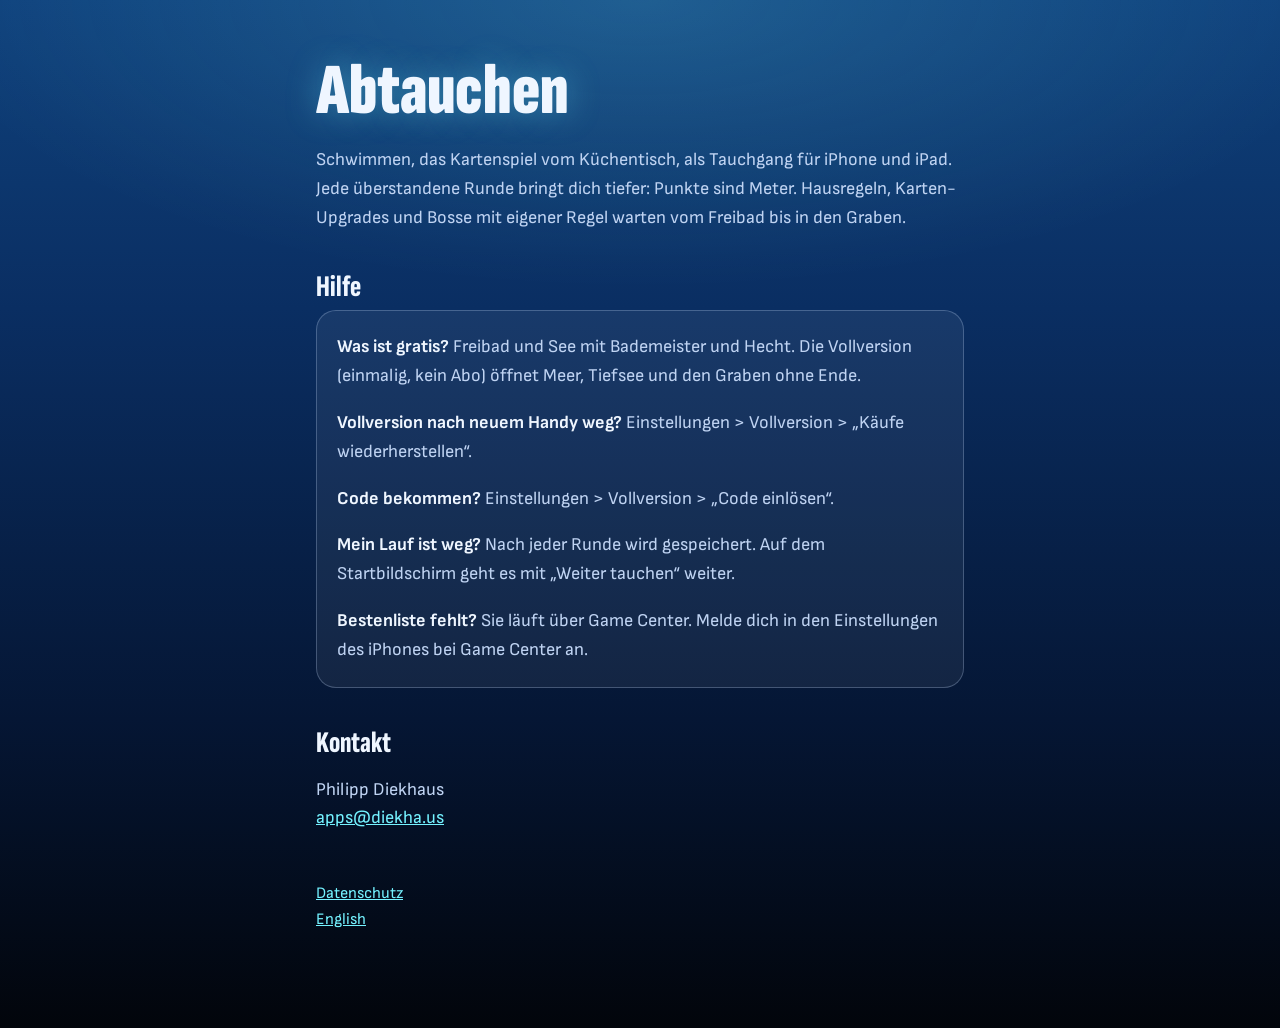
<file: index.html>
<!doctype html>
<html lang="de">
<head>
<meta charset="utf-8">
<meta name="viewport" content="width=device-width, initial-scale=1">
<title>Abtauchen</title>
<link rel="stylesheet" href="style.css">
</head>
<body>
<main>
<h1>Abtauchen</h1>
<p>Schwimmen, das Kartenspiel vom Küchentisch, als Tauchgang für iPhone und iPad. Jede überstandene Runde bringt dich tiefer: Punkte sind Meter. Hausregeln, Karten-Upgrades und Bosse mit eigener Regel warten vom Freibad bis in den Graben.</p>

<h2>Hilfe</h2>
<div class="card">
<p><strong>Was ist gratis?</strong> Freibad und See mit Bademeister und Hecht. Die Vollversion (einmalig, kein Abo) öffnet Meer, Tiefsee und den Graben ohne Ende.</p>
<p><strong>Vollversion nach neuem Handy weg?</strong> Einstellungen &gt; Vollversion &gt; „Käufe wiederherstellen“.</p>
<p><strong>Code bekommen?</strong> Einstellungen &gt; Vollversion &gt; „Code einlösen“.</p>
<p><strong>Mein Lauf ist weg?</strong> Nach jeder Runde wird gespeichert. Auf dem Startbildschirm geht es mit „Weiter tauchen“ weiter.</p>
<p><strong>Bestenliste fehlt?</strong> Sie läuft über Game Center. Melde dich in den Einstellungen des iPhones bei Game Center an.</p>
</div>

<h2>Kontakt</h2>
<p>Philipp Diekhaus<br><a href="mailto:apps@diekha.us">apps@diekha.us</a></p>

<p class="foot"><a href="datenschutz.html">Datenschutz</a><br><a href="en/">English</a></p>
</main>
</body>
</html>
</file>
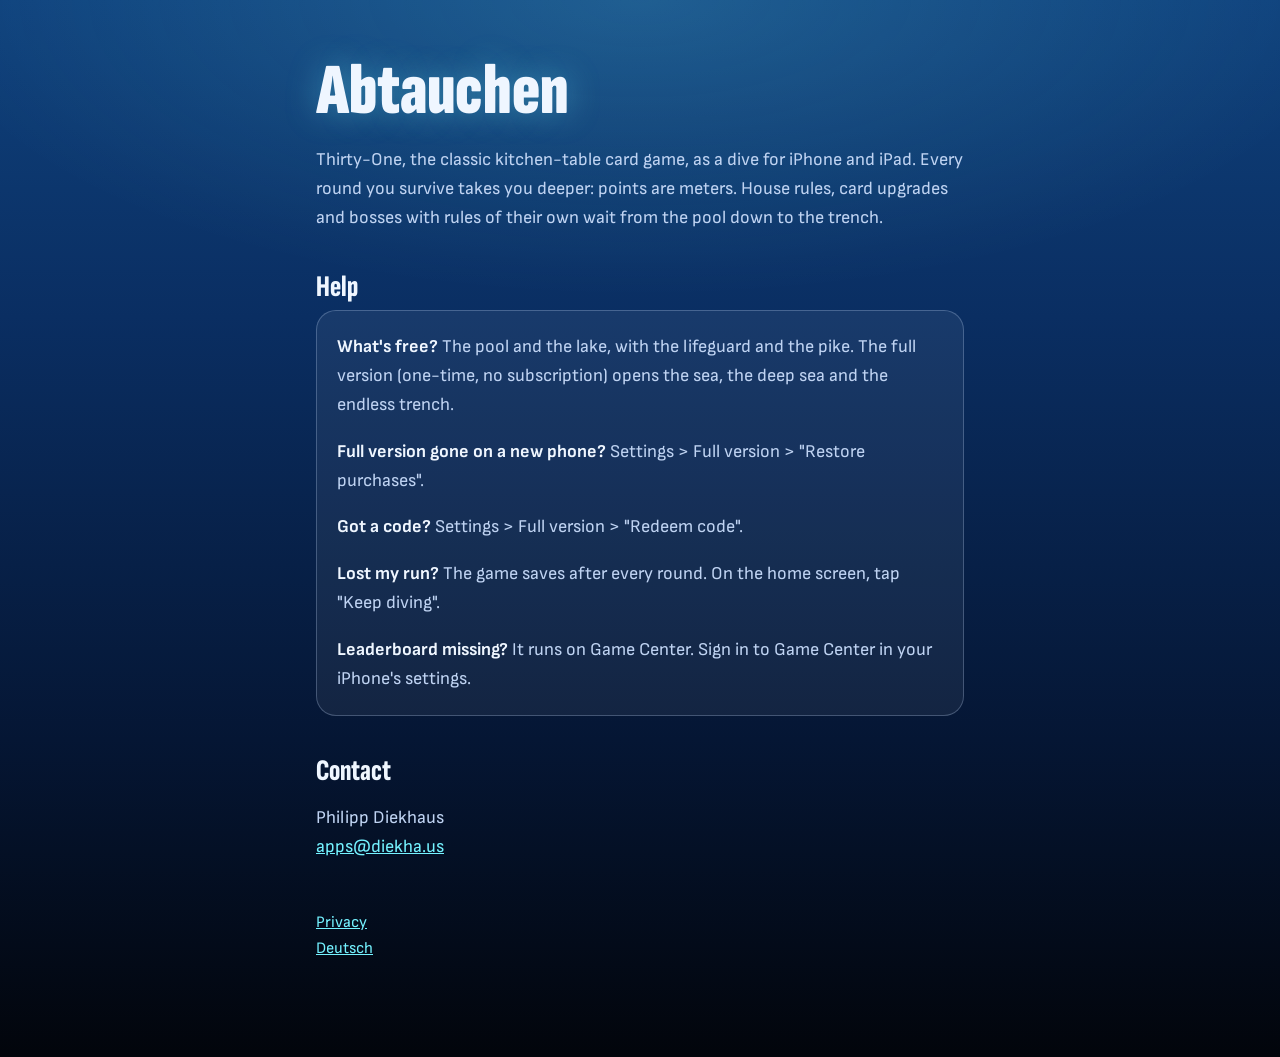
<file: en/index.html>
<!doctype html>
<html lang="en">
<head>
<meta charset="utf-8">
<meta name="viewport" content="width=device-width, initial-scale=1">
<title>Abtauchen</title>
<link rel="stylesheet" href="../style.css">
</head>
<body>
<main>
<h1>Abtauchen</h1>
<p>Thirty-One, the classic kitchen-table card game, as a dive for iPhone and iPad. Every round you survive takes you deeper: points are meters. House rules, card upgrades and bosses with rules of their own wait from the pool down to the trench.</p>

<h2>Help</h2>
<div class="card">
<p><strong>What's free?</strong> The pool and the lake, with the lifeguard and the pike. The full version (one-time, no subscription) opens the sea, the deep sea and the endless trench.</p>
<p><strong>Full version gone on a new phone?</strong> Settings &gt; Full version &gt; "Restore purchases".</p>
<p><strong>Got a code?</strong> Settings &gt; Full version &gt; "Redeem code".</p>
<p><strong>Lost my run?</strong> The game saves after every round. On the home screen, tap "Keep diving".</p>
<p><strong>Leaderboard missing?</strong> It runs on Game Center. Sign in to Game Center in your iPhone's settings.</p>
</div>

<h2>Contact</h2>
<p>Philipp Diekhaus<br><a href="mailto:apps@diekha.us">apps@diekha.us</a></p>

<p class="foot"><a href="privacy.html">Privacy</a><br><a href="../">Deutsch</a></p>
</main>
</body>
</html>
</file>
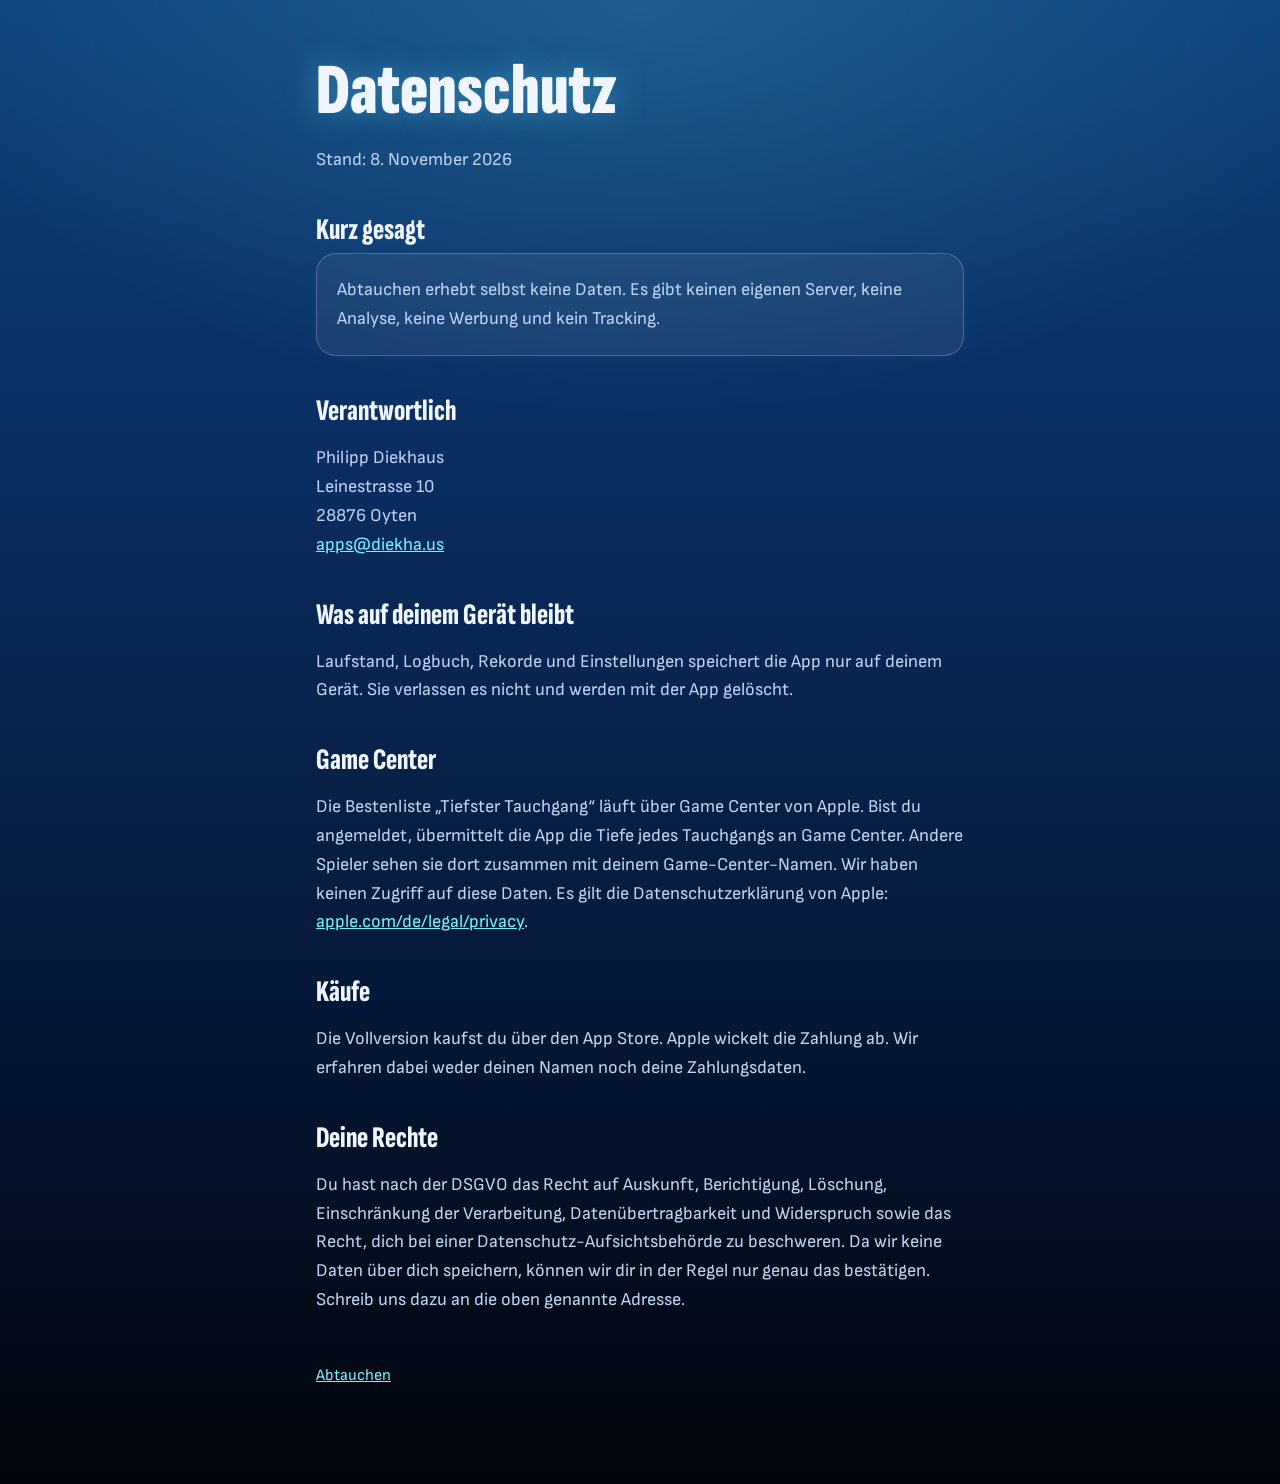
<file: datenschutz.html>
<!doctype html>
<html lang="de">
<head>
<meta charset="utf-8">
<meta name="viewport" content="width=device-width, initial-scale=1">
<title>Abtauchen Datenschutz</title>
<link rel="stylesheet" href="style.css">
</head>
<body>
<main>
<h1>Datenschutz</h1>
<p>Stand: 8. November 2026</p>

<h2>Kurz gesagt</h2>
<div class="card">
<p>Abtauchen erhebt selbst keine Daten. Es gibt keinen eigenen Server, keine Analyse, keine Werbung und kein Tracking.</p>
</div>

<h2>Verantwortlich</h2>
<p>Philipp Diekhaus<br>Leinestrasse 10<br>28876 Oyten<br><a href="mailto:apps@diekha.us">apps@diekha.us</a></p>

<h2>Was auf deinem Gerät bleibt</h2>
<p>Laufstand, Logbuch, Rekorde und Einstellungen speichert die App nur auf deinem Gerät. Sie verlassen es nicht und werden mit der App gelöscht.</p>

<h2>Game Center</h2>
<p>Die Bestenliste „Tiefster Tauchgang“ läuft über Game Center von Apple. Bist du angemeldet, übermittelt die App die Tiefe jedes Tauchgangs an Game Center. Andere Spieler sehen sie dort zusammen mit deinem Game-Center-Namen. Wir haben keinen Zugriff auf diese Daten. Es gilt die Datenschutzerklärung von Apple: <a href="https://www.apple.com/de/legal/privacy/">apple.com/de/legal/privacy</a>.</p>

<h2>Käufe</h2>
<p>Die Vollversion kaufst du über den App Store. Apple wickelt die Zahlung ab. Wir erfahren dabei weder deinen Namen noch deine Zahlungsdaten.</p>

<h2>Deine Rechte</h2>
<p>Du hast nach der DSGVO das Recht auf Auskunft, Berichtigung, Löschung, Einschränkung der Verarbeitung, Datenübertragbarkeit und Widerspruch sowie das Recht, dich bei einer Datenschutz-Aufsichtsbehörde zu beschweren. Da wir keine Daten über dich speichern, können wir dir in der Regel nur genau das bestätigen. Schreib uns dazu an die oben genannte Adresse.</p>

<p class="foot"><a href="./">Abtauchen</a></p>
</main>
</body>
</html>
</file>
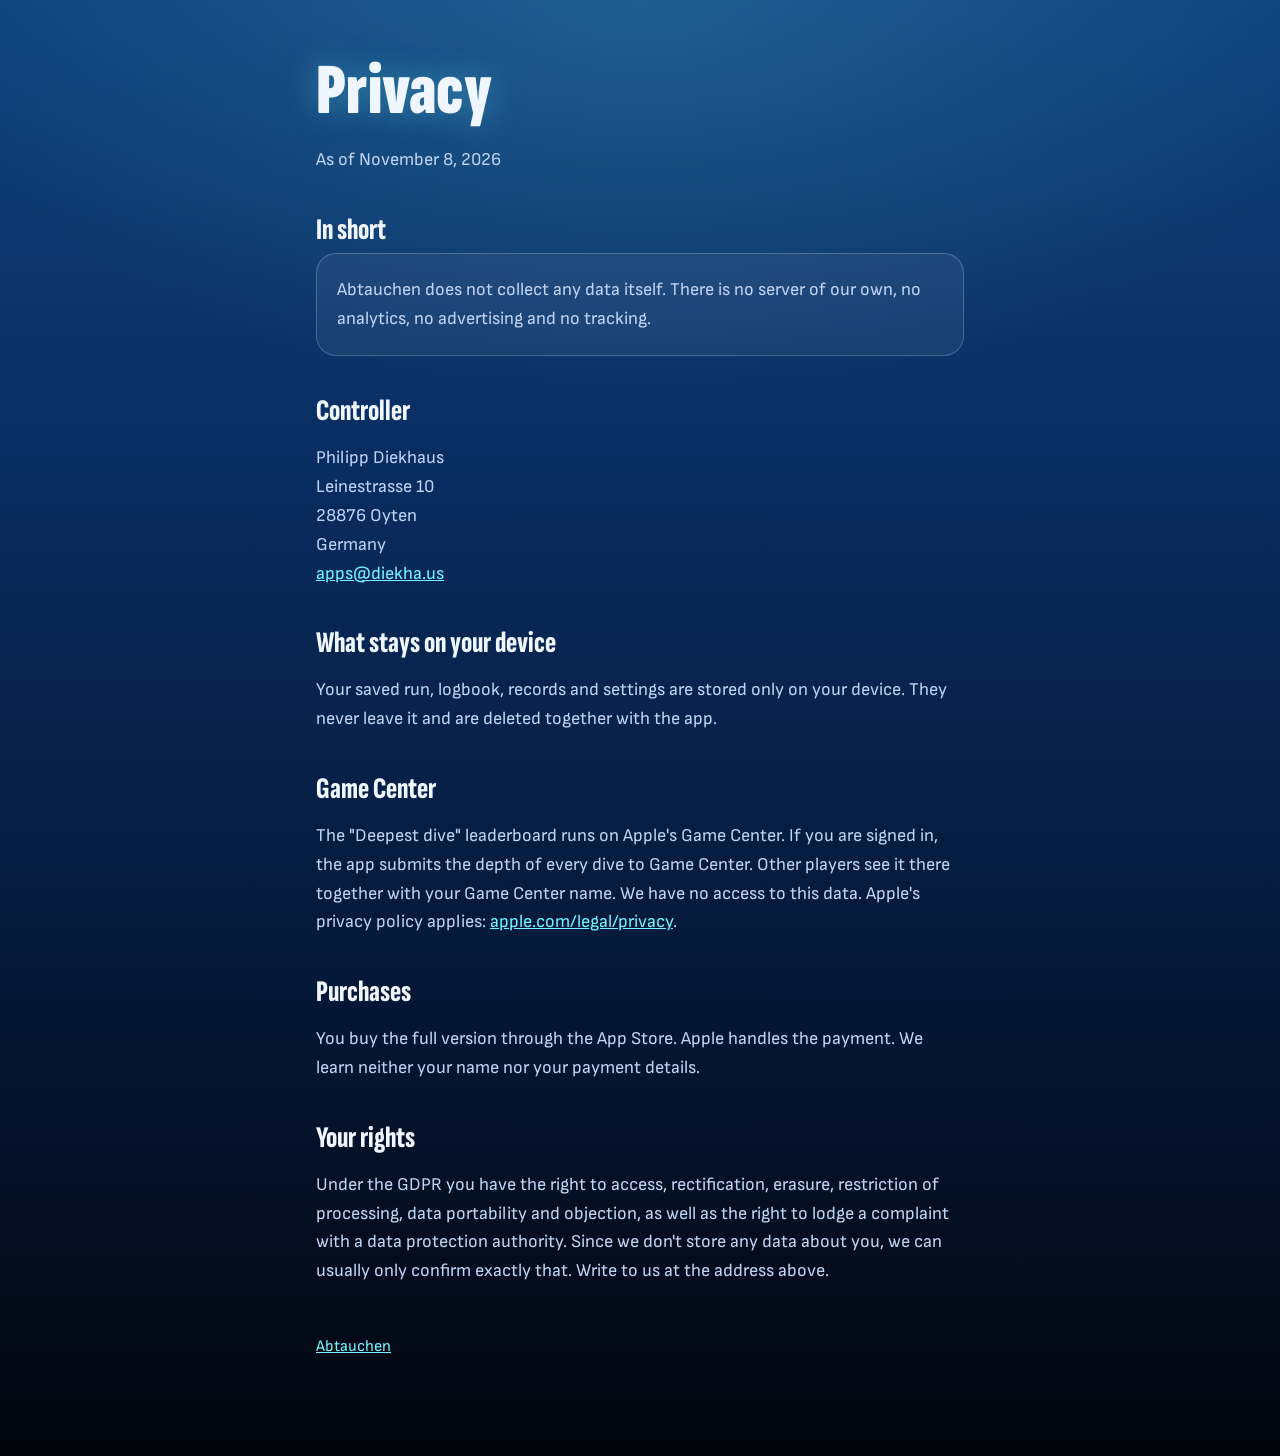
<file: en/privacy.html>
<!doctype html>
<html lang="en">
<head>
<meta charset="utf-8">
<meta name="viewport" content="width=device-width, initial-scale=1">
<title>Abtauchen Privacy</title>
<link rel="stylesheet" href="../style.css">
</head>
<body>
<main>
<h1>Privacy</h1>
<p>As of November 8, 2026</p>

<h2>In short</h2>
<div class="card">
<p>Abtauchen does not collect any data itself. There is no server of our own, no analytics, no advertising and no tracking.</p>
</div>

<h2>Controller</h2>
<p>Philipp Diekhaus<br>Leinestrasse 10<br>28876 Oyten<br>Germany<br><a href="mailto:apps@diekha.us">apps@diekha.us</a></p>

<h2>What stays on your device</h2>
<p>Your saved run, logbook, records and settings are stored only on your device. They never leave it and are deleted together with the app.</p>

<h2>Game Center</h2>
<p>The "Deepest dive" leaderboard runs on Apple's Game Center. If you are signed in, the app submits the depth of every dive to Game Center. Other players see it there together with your Game Center name. We have no access to this data. Apple's privacy policy applies: <a href="https://www.apple.com/legal/privacy/">apple.com/legal/privacy</a>.</p>

<h2>Purchases</h2>
<p>You buy the full version through the App Store. Apple handles the payment. We learn neither your name nor your payment details.</p>

<h2>Your rights</h2>
<p>Under the GDPR you have the right to access, rectification, erasure, restriction of processing, data portability and objection, as well as the right to lodge a complaint with a data protection authority. Since we don't store any data about you, we can usually only confirm exactly that. Write to us at the address above.</p>

<p class="foot"><a href="./">Abtauchen</a></p>
</main>
</body>
</html>
</file>
<file: style.css>
/* Schriften liegen neben der Seite (scripts/web.sh kopiert sie aus App/Resources/Fonts), nichts kommt von fremden Servern. */
@font-face { font-family: "Sofia Sans Extra Condensed"; src: url("fonts/SofiaSansExtraCondensed.ttf"); font-weight: 100 900; }
@font-face { font-family: "Sofia Sans"; src: url("fonts/SofiaSans.ttf"); font-weight: 100 900; }
/* Farben wie in der App: oben das Meer, nach unten die Tiefsee. */
:root { --sea: #0F427D; --sea2: #0A2E62; --deep: #051634; --abyss: #02050B; --text: #EFF6FF; --muted: #BFD3F2; --glow: #74F2FF; --line: rgba(191, 211, 242, 0.28); }
* { box-sizing: border-box; }
html { background: var(--abyss); }
body { margin: 0; min-height: 100vh; color: var(--text); font: 18px/1.6 "Sofia Sans", system-ui, sans-serif;
  background: radial-gradient(ellipse 80% 40% at 50% 0%, rgba(116, 242, 255, 0.16) 0%, transparent 70%),
    linear-gradient(var(--sea) 0%, var(--sea2) 30%, var(--deep) 70%, var(--abyss) 100%); }
main { max-width: 680px; margin: 0 auto; padding: 56px 16px 80px; }
h1, h2 { font-family: "Sofia Sans Extra Condensed", system-ui, sans-serif; font-weight: 800; line-height: 1; color: var(--text); }
h1 { font-size: 72px; font-weight: 900; margin: 0 0 12px; text-shadow: 0 0 32px rgba(116, 242, 255, 0.35); }
h2 { font-size: 30px; margin: 40px 0 8px; }
p { color: var(--muted); }
strong { color: var(--text); }
a { color: var(--glow); }
.card { background: rgba(255, 255, 255, 0.06); border: 1px solid var(--line); border-radius: 20px; padding: 4px 20px; }
.foot { margin-top: 48px; font-size: 16px; }
</file>
